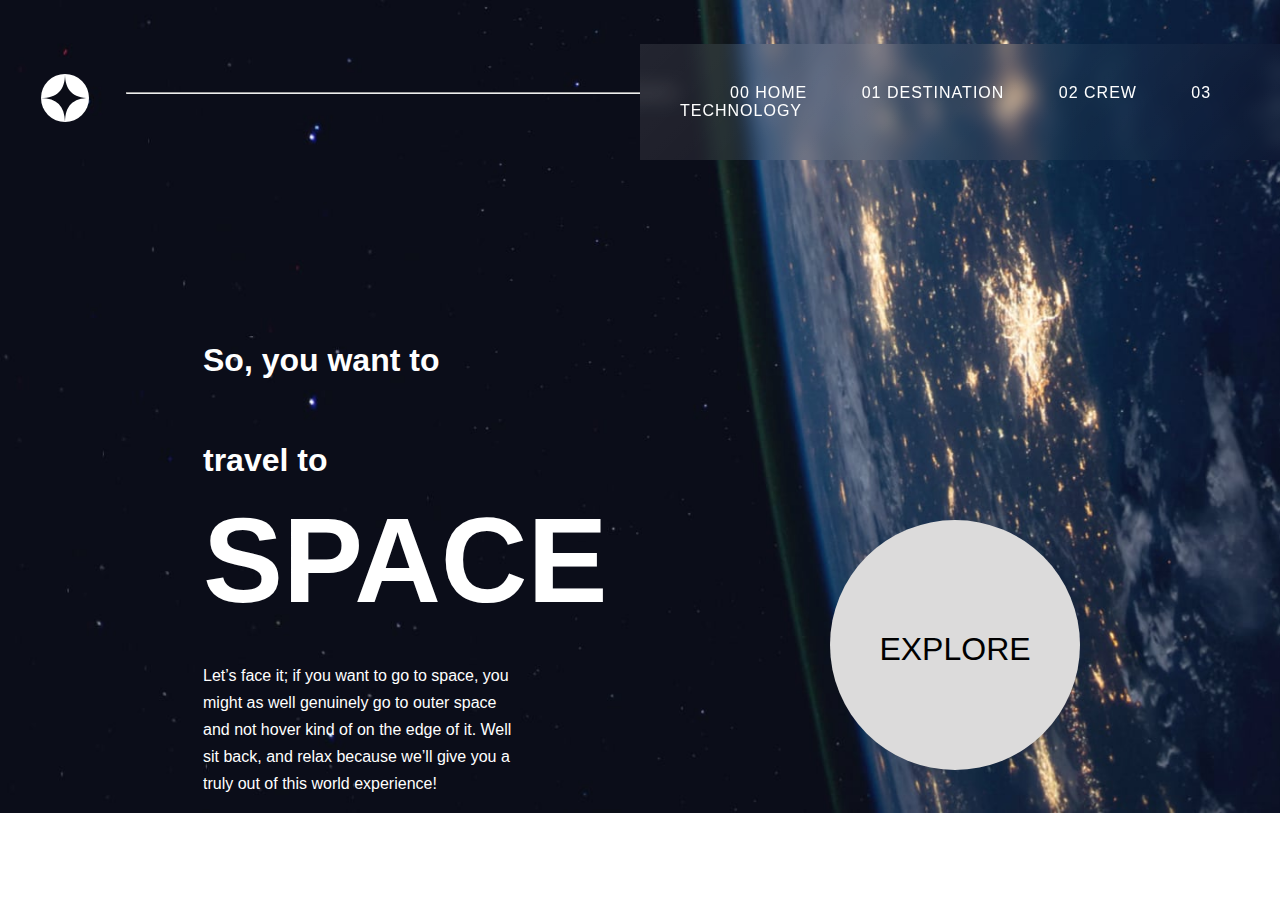
<file: index.html>
<!DOCTYPE html>
<html lang="en">
  <head>
    <meta charset="UTF-8" />
    <meta http-equiv="X-UA-Compatible" content="IE=edge" />
    <meta name="viewport" content="width=device-width, initial-scale=1.0" />
    <link rel="stylesheet" href="css/styles.css" />
    <link rel="icon" href="images/favicon-32x32.png" />
    <title>Space tourism</title>
  </head>
  <body id="Home-Body">
    <img
      class="logo-home-destinmoon-mars-europia-titan-crew"
      src="images/logo.svg"
      alt="logo"
    />
    <hr class="hr-home-destinmoon-mars-europia-titan-crew" />
    <div class="nav-bar-home-destinmoon-mars-europia-titan-crew">
      <a href="index.html">00 HOME</a>
      <a href="destination moon.html">01 DESTINATION</a>
      <a href="crew.html">02 CREW</a>
      <a href="technology vehicle.html">03 TECHNOLOGY</a>
    </div>

    <div class="content-home">
      <h1 class="heading-home">
        So, you want to travel to <br />
        <span class="space">SPACE</span>
      </h1>
      <p>
        Let’s face it; if you want to go to space, you might as well genuinely
        go to outer space and not hover kind of on the edge of it. Well sit
        back, and relax because we’ll give you a truly out of this world
        experience!
      </p>
    </div>

    <div class="explore">
      <h1 class="explore-h1">EXPLORE</h1>
    </div>
  </body>
</html>
</file>
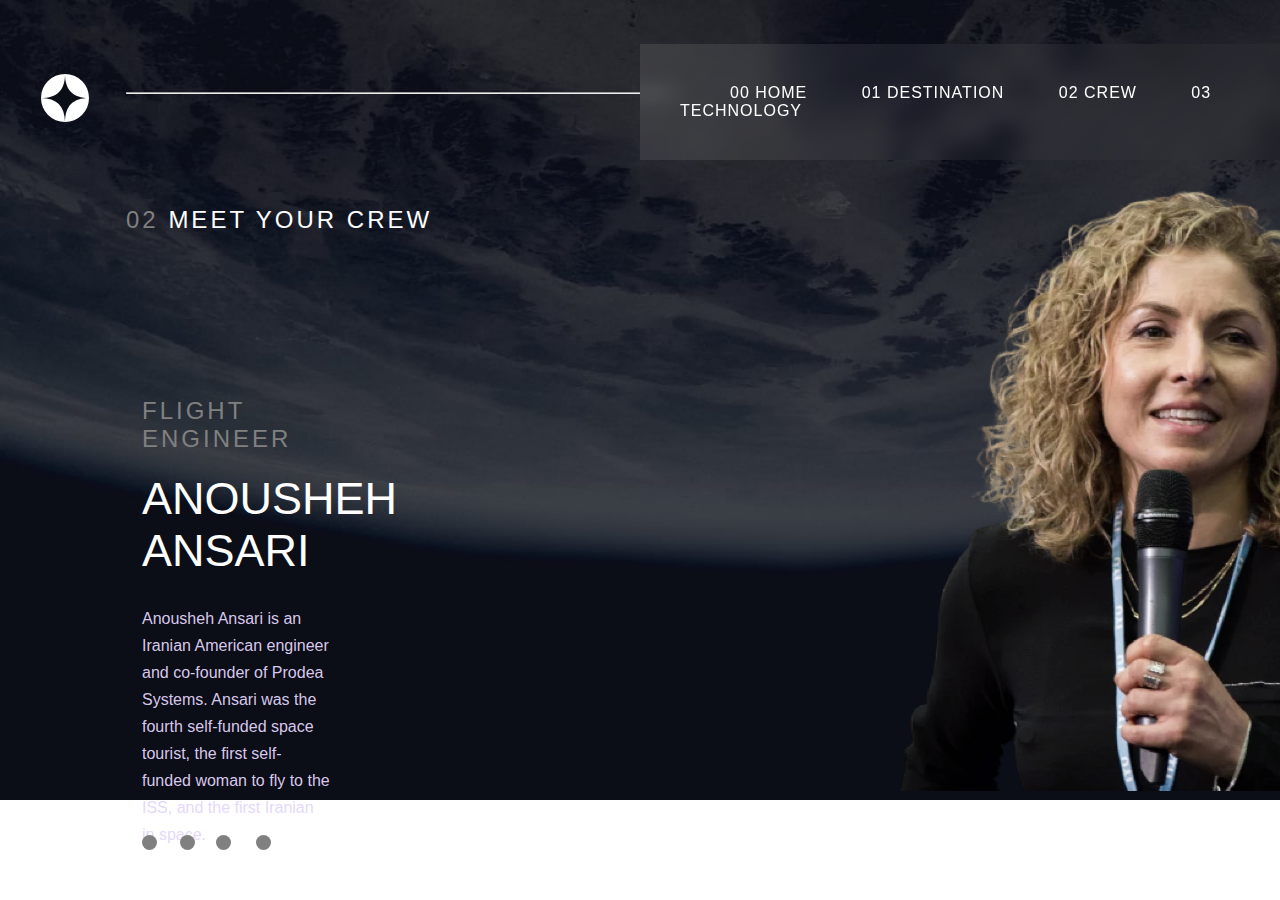
<file: crew engineer.html>
<!DOCTYPE html>
<html lang="en">
<head>
    <meta charset="UTF-8">
    <meta http-equiv="X-UA-Compatible" content="IE=edge">
    <meta name="viewport" content="width=device-width, initial-scale=1.0">
    <link rel="stylesheet" href="css/styles.css" />
    <link rel="icon" href="images/favicon-32x32.png" />
    <title>Space tourism</title>
</head>
<body id="crew">
    <img
      class="logo-home-destinmoon-mars-europia-titan-crew"
      src="images/logo.svg"
      alt="logo"
    />
    <hr class="hr-home-destinmoon-mars-europia-titan-crew" />
    <div class="nav-bar-home-destinmoon-mars-europia-titan-crew">
      <a href="index.html">00 HOME</a>
      <a href="destination moon.html">01 DESTINATION</a>
      <a href="crew.html">02 CREW</a>
      <a href="technology vehicle.html">03 TECHNOLOGY</a>
    </div>
    <h2 class="meetyourcrew"><span class="num-crew"><strong>02 </strong></span>MEET YOUR CREW</h2>

    <div class="content-crew">
      <h2>FLIGHT ENGINEER</h2>
       <h1 class="commander-name">ANOUSHEH ANSARI</h1>
      <p>Anousheh Ansari is an Iranian American engineer and co-founder of Prodea Systems. 
        Ansari was the fourth self-funded space tourist, the first self-funded woman to 
        fly to the ISS, and the first Iranian in space.</p>
    </div>
    <img class="imgofcrewmates-anoushehansari" src="images/image-anousheh-ansari.webp" alt="victor glover">
    <a href="crew.html"><div class="link1"></div></a>
    <a href="crew specialist.html"><div class="link2"></div></a>
    <a href="crew pilot.html"><div class="link3"></div></a>
    <a href="crew engineer.html"><div class="link4"></div></a>
</body>
</html>
</file>
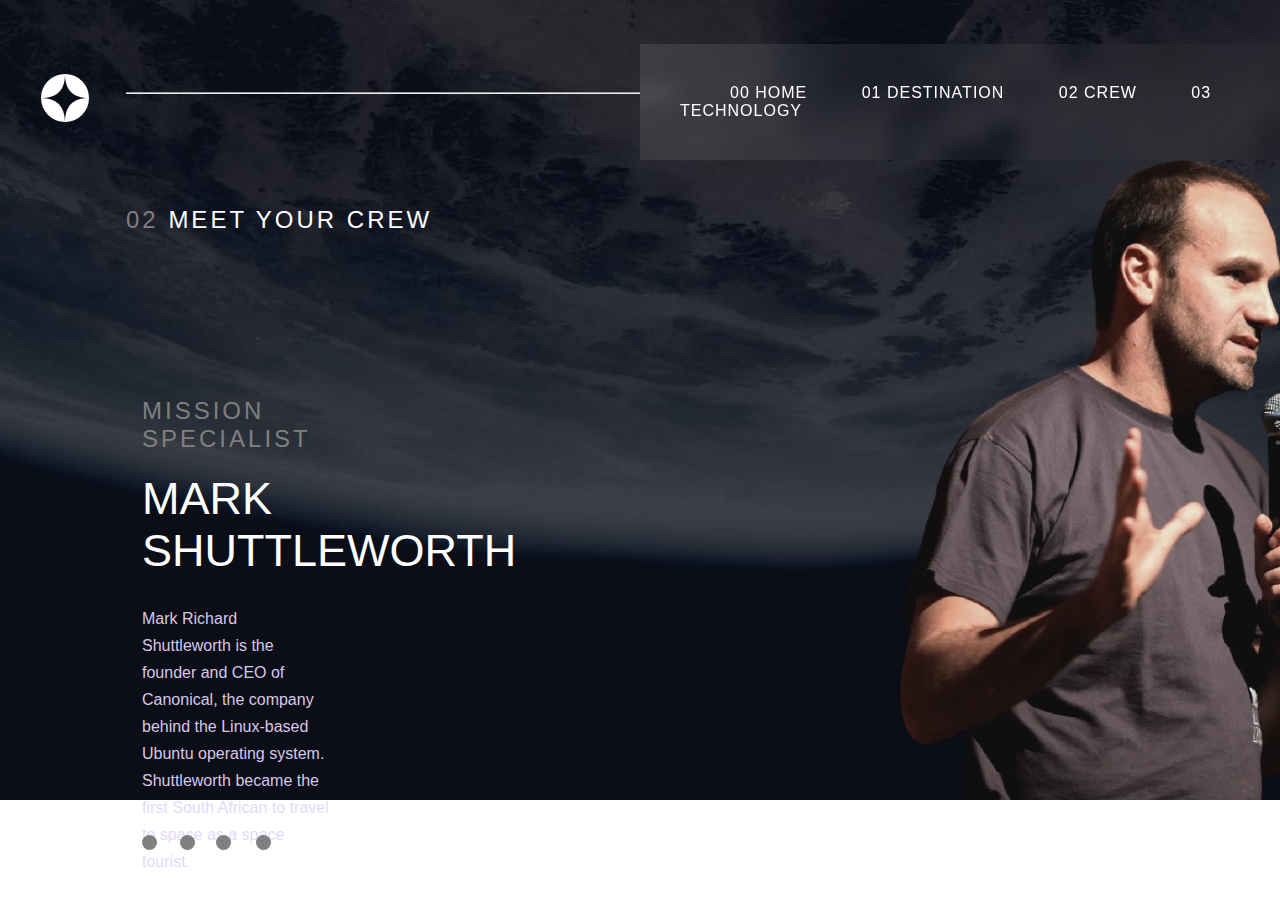
<file: crew pilot.html>
<!DOCTYPE html>
<html lang="en">
<head>
    <meta charset="UTF-8">
    <meta http-equiv="X-UA-Compatible" content="IE=edge">
    <meta name="viewport" content="width=device-width, initial-scale=1.0">
    <link rel="stylesheet" href="css/styles.css" />
    <link rel="icon" href="images/favicon-32x32.png" />
    <title>Space tourism</title>
</head>
<body id="crew">
    <img
      class="logo-home-destinmoon-mars-europia-titan-crew"
      src="images/logo.svg"
      alt="logo"
    />
    <hr class="hr-home-destinmoon-mars-europia-titan-crew" />
    <div class="nav-bar-home-destinmoon-mars-europia-titan-crew">
      <a href="index.html">00 HOME</a>
      <a href="destination moon.html">01 DESTINATION</a>
      <a href="crew.html">02 CREW</a>
      <a href="technology vehicle.html">03 TECHNOLOGY</a>
    </div>
    <h2 class="meetyourcrew"><span class="num-crew"><strong>02 </strong></span>MEET YOUR CREW</h2>

    <div class="content-crew">
      <h2> MISSION SPECIALIST</h2>
       <h1 class="commander-name">MARK SHUTTLEWORTH</h1>
      <p>Mark Richard Shuttleworth is the founder and CEO of Canonical, the company behind 
        the Linux-based Ubuntu operating system. Shuttleworth became the first South 
        African to travel to space as a space tourist.</p>
    </div>
    <img class="imgofcrewmates" src="images/image-mark-shuttleworth.webp" alt="mark shuttleworth">
    <a href="crew.html"><div class="link1"></div></a>
    <a href="crew specialist.html"><div class="link2"></div></a>
    <a href="crew pilot.html"><div class="link3"></div></a>
    <a href="crew engineer.html"><div class="link4"></div></a>
</body>
</html>
</file>
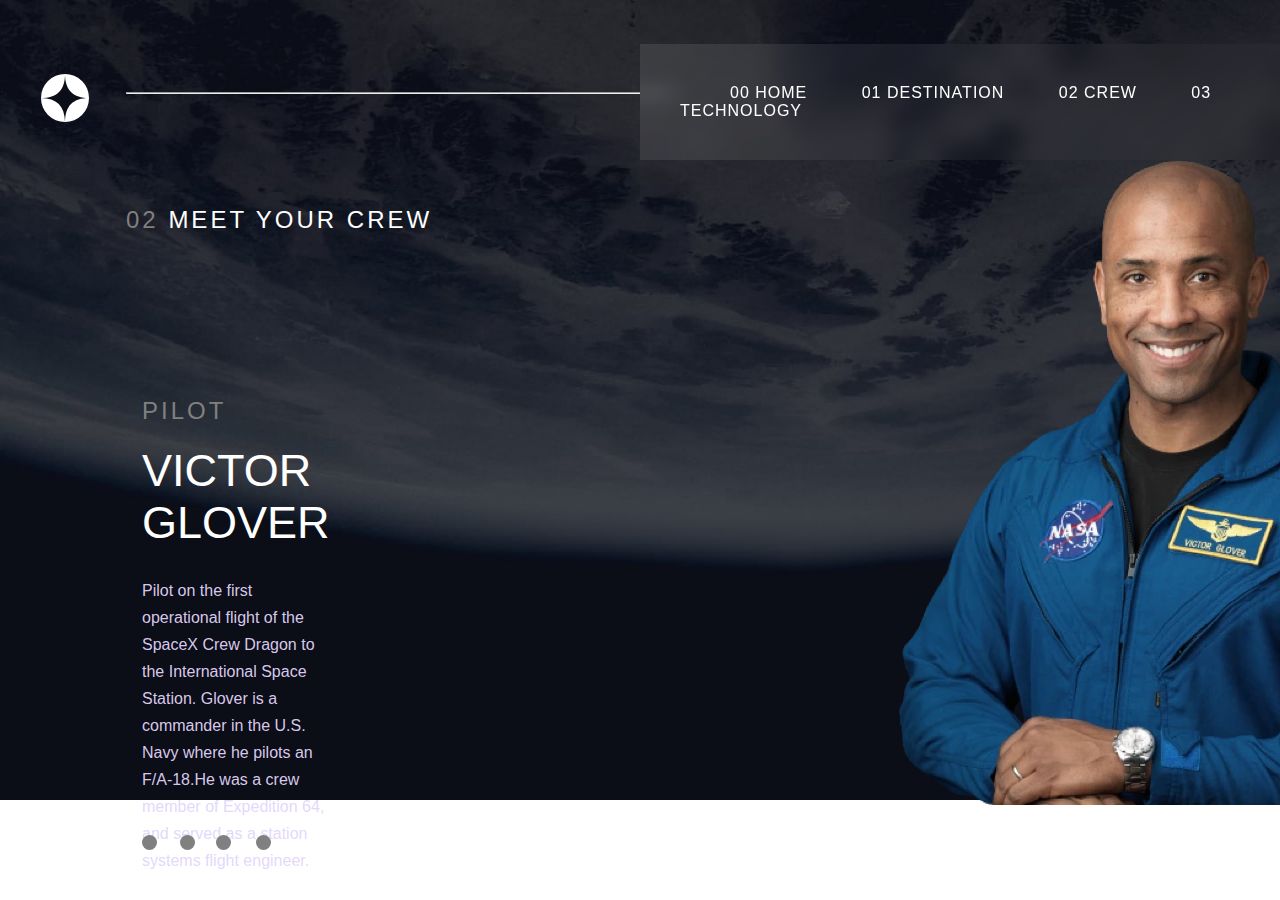
<file: crew specialist.html>
<!DOCTYPE html>
<html lang="en">
<head>
    <meta charset="UTF-8">
    <meta http-equiv="X-UA-Compatible" content="IE=edge">
    <meta name="viewport" content="width=device-width, initial-scale=1.0">
    <link rel="stylesheet" href="css/styles.css" />
    <link rel="icon" href="images/favicon-32x32.png" />
    <title>Space tourism</title>
</head>
<body id="crew">
    <img
      class="logo-home-destinmoon-mars-europia-titan-crew"
      src="images/logo.svg"
      alt="logo"
    />
    <hr class="hr-home-destinmoon-mars-europia-titan-crew" />
    <div class="nav-bar-home-destinmoon-mars-europia-titan-crew">
      <a href="index.html">00 HOME</a>
      <a href="destination moon.html">01 DESTINATION</a>
      <a href="crew.html">02 CREW</a>
      <a href="technology vehicle.html">03 TECHNOLOGY</a>
    </div>
    <h2 class="meetyourcrew"><span class="num-crew"><strong>02 </strong></span>MEET YOUR CREW</h2>

    <div class="content-crew">
      <h2>PILOT</h2>
       <h1 class="commander-name">VICTOR GLOVER</h1>
      <p>Pilot on the first operational flight of the SpaceX Crew Dragon to the 
        International Space Station. Glover is a commander in the U.S. Navy where 
        he pilots an F/A-18.He was a crew member of Expedition 64, and served as a 
        station systems flight engineer.</p>
    </div>
    <img class="imgofcrewmates" src="images/image-victor-glover.webp" alt="victor glover">
    <a href="crew.html"><div class="link1"></div></a>
    <a href="crew specialist.html"><div class="link2"></div></a>
    <a href="crew pilot.html"><div class="link3"></div></a>
    <a href="crew engineer.html"><div class="link4"></div></a>
</body>
</html>
</file>
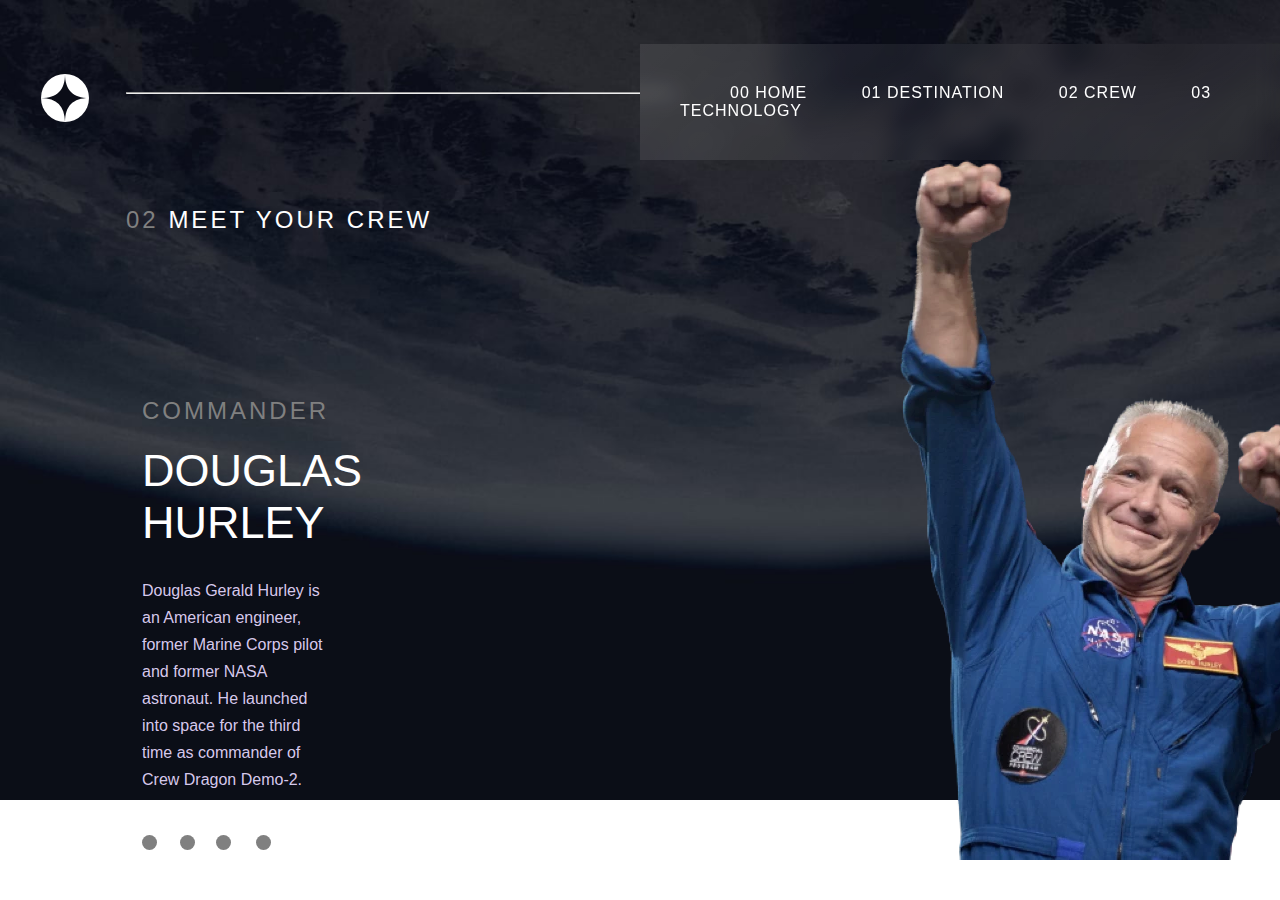
<file: crew.html>
<!DOCTYPE html>
<html lang="en">
<head>
    <meta charset="UTF-8">
    <meta http-equiv="X-UA-Compatible" content="IE=edge">
    <meta name="viewport" content="width=device-width, initial-scale=1.0">
    <link rel="stylesheet" href="css/styles.css" />
    <link rel="icon" href="images/favicon-32x32.png" />
    <title>Space tourism</title>
</head>
<body id="crew">
    <img
      class="logo-home-destinmoon-mars-europia-titan-crew"
      src="images/logo.svg"
      alt="logo"
    />
    <hr class="hr-home-destinmoon-mars-europia-titan-crew" />
    <div class="nav-bar-home-destinmoon-mars-europia-titan-crew">
      <a href="index.html">00 HOME</a>
      <a href="destination moon.html">01 DESTINATION</a>
      <a href="crew.html">02 CREW</a>
      <a href="technology vehicle.html">03 TECHNOLOGY</a>
    </div>
    <h2 class="meetyourcrew"><span class="num-crew"><strong>02 </strong></span>MEET YOUR CREW</h2>

    <div class="content-crew">
      <h2>COMMANDER</h2>
       <h1 class="commander-name">DOUGLAS HURLEY</h1>
      <p>Douglas Gerald Hurley is an American engineer, former Marine Corps pilot 
        and former NASA astronaut. He launched into space for the third time as 
        commander of Crew Dragon Demo-2.</p>
    </div>
    <img class="imgofcrewmates" src="images/image-douglas-hurley.webp" alt="douglas-hurley">
    <a href="crew.html"><div class="link1"></div></a>
    <a href="crew specialist.html"><div class="link2"></div></a>
    <a href="crew pilot.html"><div class="link3"></div></a>
    <a href="crew engineer.html"><div class="link4"></div></a>
</body>
</html>
</file>
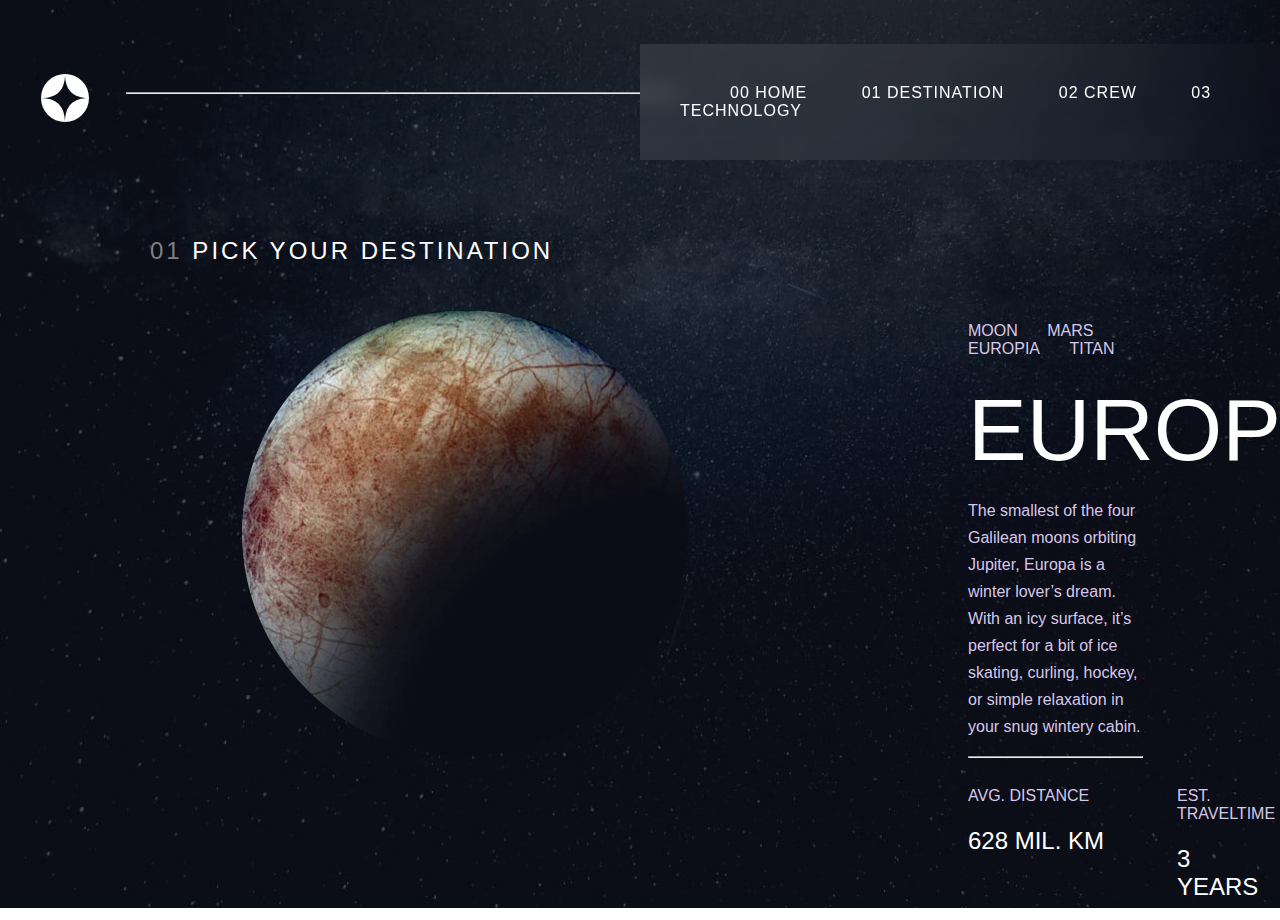
<file: destination europia.html>
<!DOCTYPE html>
<html lang="en">
  <head>
    <meta charset="UTF-8" />
    <meta name="viewport" content="width=device-width, initial-scale=1.0" />
    <title>Space Tourism</title>
    <link rel="stylesheet" href="css/styles.css" />
    <link rel="icon" href="images/favicon-32x32.png" />
  </head>
  <body id="DESTINATION-MOON-MARS-EUROPIA-TITAN-Body">
    <img
      class="logo-home-destinmoon-mars-europia-titan-crew"
      src="images/logo.svg"
      alt="logo"
    />
    <img
      class="mars-img-destination"
      src="images/image-europa.webp"
      alt-="logo"
    />
    <hr class="hr-home-destinmoon-mars-europia-titan-crew" />
    <div class="nav-bar-home-destinmoon-mars-europia-titan-crew">
      <a href="index.html">00 HOME</a>
      <a href="destination moon.html">01 DESTINATION</a>
      <a href="crew.html">02 CREW</a>
      <a href="technology vehicle.html">03 TECHNOLOGY</a>
    </div>
    <h2 class="heading-h2">
      <span class="moon01"><strong>01</strong></span> PICK YOUR DESTINATION
    </h2>

    <div class="content-destination-moon">
      <a href="destination moon.html">MOON</a>
      <a href="destination mars.html">MARS</a>
      <a href="destination europia.html">EUROPIA</a>
      <a href="destination titan.html">TITAN</a>
      <h1 class="europia-h1">EUROPIA</h1>
      <p>
        The smallest of the four Galilean moons orbiting Jupiter, Europa is a
        winter lover’s dream. With an icy surface, it’s perfect for a bit of ice
        skating, curling, hockey, or simple relaxation in your snug wintery
        cabin.
      </p>
      <hr />
      <div class="info-moon1">
        <h4>AVG. DISTANCE</h4>
        <h2 class="distance-moon">628 MIL. KM</h2>
      </div>
      <div class="info-moon2">
        <h4>EST. TRAVELTIME</h4>
        <h2 class="traveltime-moon">3 YEARS</h2>
      </div>
    </div>
  </body>
</html>
</file>
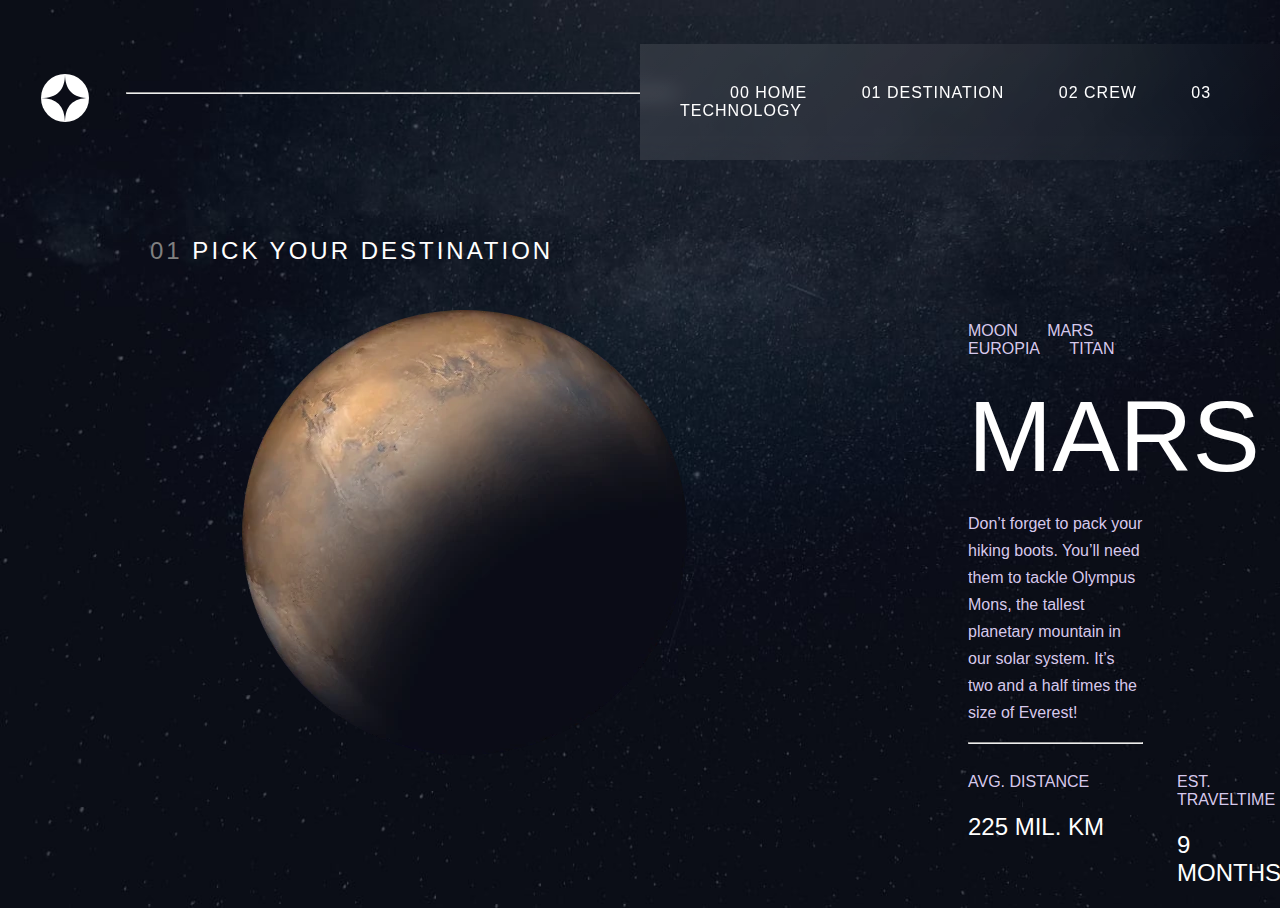
<file: destination mars.html>
<!DOCTYPE html>
<html lang="en">
  <head>
    <meta charset="UTF-8" />
    <meta name="viewport" content="width=device-width, initial-scale=1.0" />
    <title>Space Tourism</title>
    <link rel="stylesheet" href="css/styles.css" />
    <link rel="icon" href="images/favicon-32x32.png" />
  </head>
  <body id="DESTINATION-MOON-MARS-EUROPIA-TITAN-Body">
    <img
      class="logo-home-destinmoon-mars-europia-titan-crew"
      src="images/logo.svg"
      alt="logo"
    />
    <img
      class="mars-img-destination"
      src="images/image-mars.webp"
      alt-="logo"
    />
    <hr class="hr-home-destinmoon-mars-europia-titan-crew" />
    <div class="nav-bar-home-destinmoon-mars-europia-titan-crew">
      <a href="index.html">00 HOME</a>
      <a href="destination moon.html">01 DESTINATION</a>
      <a href="crew.html">02 CREW</a>
      <a href="technology vehicle.html">03 TECHNOLOGY</a>
    </div>
    <h2 class="heading-h2">
      <span class="moon01"><strong>01</strong></span> PICK YOUR DESTINATION
    </h2>

    <div class="content-destination-moon">
      <a href="destination moon.html">MOON</a>
      <a href="destination mars.html">MARS</a>
      <a href="destination europia.html">EUROPIA</a>
      <a href="destination titan.html">TITAN</a>
      <h1 class="moon-h1">MARS</h1>
      <p>
        Don’t forget to pack your hiking boots. You’ll need them to tackle
        Olympus Mons, the tallest planetary mountain in our solar system. It’s
        two and a half times the size of Everest!
      </p>
      <hr />
      <div class="info-moon1">
        <h4>AVG. DISTANCE</h4>
        <h2 class="distance-moon">225 MIL. KM</h2>
      </div>
      <div class="info-moon2">
        <h4>EST. TRAVELTIME</h4>
        <h2 class="traveltime-moon">9 MONTHS</h2>
      </div>
    </div>
  </body>
</html>
</file>
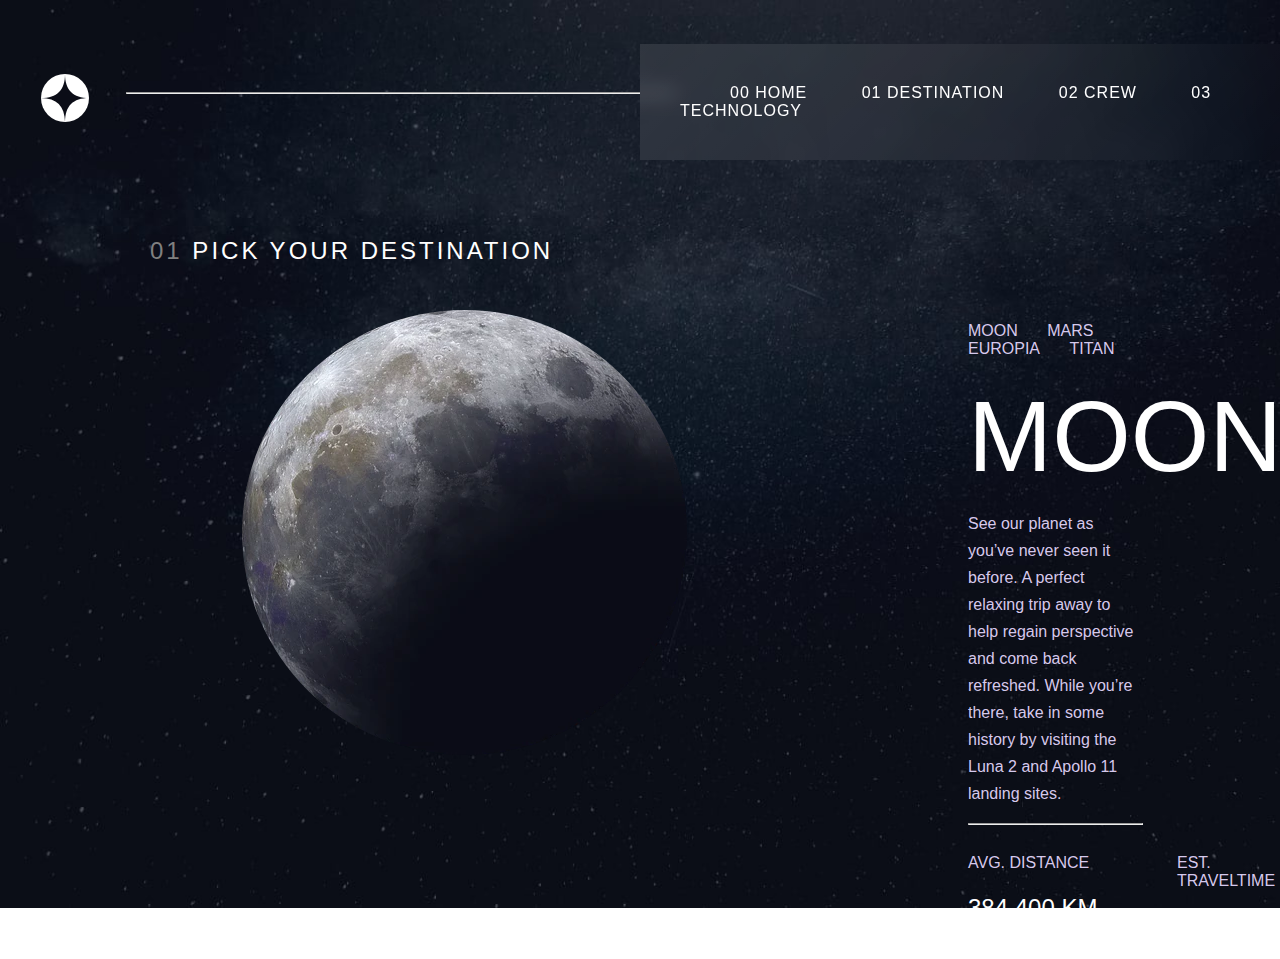
<file: destination moon.html>
<!DOCTYPE html>
<html lang="en">
  <head>
    <meta charset="UTF-8" />
    <meta name="viewport" content="width=device-width, initial-scale=1.0" />
    <title>Space tourism</title>
    <link rel="stylesheet" href="css/styles.css" />
    <link rel="icon" href="images/favicon-32x32.png" />
  </head>
  <body id="DESTINATION-MOON-MARS-EUROPIA-TITAN-Body">
    <img
      class="logo-home-destinmoon-mars-europia-titan-crew"
      src="images/logo.svg"
      alt="logo"
    />
    <img
      class="mars-img-destination"
      src="images/image-moon.webp"
      alt-="logo"
    />
    <hr class="hr-home-destinmoon-mars-europia-titan-crew" />
    <div class="nav-bar-home-destinmoon-mars-europia-titan-crew">
      <a href="index.html">00 HOME</a>
      <a href="destination moon.html">01 DESTINATION</a>
      <a href="crew.html">02 CREW</a>
      <a href="technology vehicle.html">03 TECHNOLOGY</a>
    </div>
    <h2 class="heading-h2">
      <span class="moon01"><strong>01</strong></span> PICK YOUR DESTINATION
    </h2>

    <div class="content-destination-moon">
      <a href="destination moon.html">MOON</a>
      <a href="destination mars.html">MARS</a>
      <a href="destination europia.html">EUROPIA</a>
      <a href="destination titan.html">TITAN</a>
      <h1 class="moon-h1">MOON</h1>
      <p>
        See our planet as you’ve never seen it before. A perfect relaxing trip
        away to help regain perspective and come back refreshed. While you’re
        there, take in some history by visiting the Luna 2 and Apollo 11 landing
        sites.
      </p>
      <hr />
      <div class="info-moon1">
        <h4>AVG. DISTANCE</h4>
        <h2 class="distance-moon">384,400 KM</h2>
      </div>
      <div class="info-moon2">
        <h4>EST. TRAVELTIME</h4>
        <h2 class="traveltime-moon">3 DAYS</h2>
      </div>
    </div>
  </body>
</html>
</file>
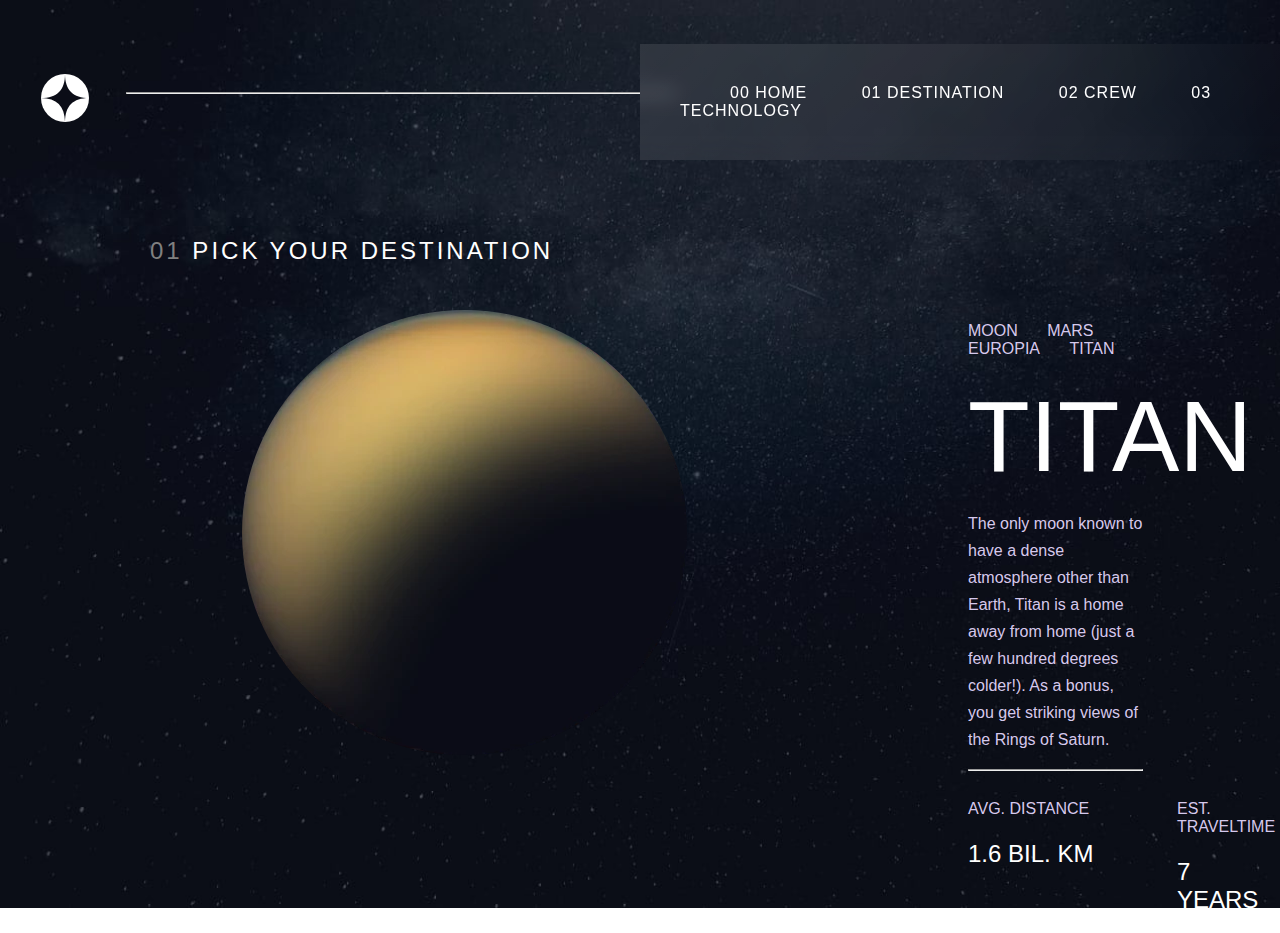
<file: destination titan.html>
<!DOCTYPE html>
<html lang="en">
  <head>
    <meta charset="UTF-8" />
    <meta name="viewport" content="width=device-width, initial-scale=1.0" />
    <title>Space Tourism</title>
    <link rel="stylesheet" href="css/styles.css" />
    <link rel="icon" href="images/favicon-32x32.png" />
  </head>
  <body id="DESTINATION-MOON-MARS-EUROPIA-TITAN-Body">
    <img
      class="logo-home-destinmoon-mars-europia-titan-crew"
      src="images/logo.svg"
      alt="logo"
    />
    <img
      class="mars-img-destination"
      src="images/image-titan.webp"
      alt-="logo"
    />
    <hr class="hr-home-destinmoon-mars-europia-titan-crew" />
    <div class="nav-bar-home-destinmoon-mars-europia-titan-crew">
      <a href="index.html">00 HOME</a>
      <a href="destination moon.html">01 DESTINATION</a>
      <a href="crew.html">02 CREW</a>
      <a href="technology vehicle.html">03 TECHNOLOGY</a>
    </div>
    <h2 class="heading-h2">
      <span class="moon01"><strong>01</strong></span> PICK YOUR DESTINATION
    </h2>

    <div class="content-destination-moon">
      <a href="destination moon.html">MOON</a>
      <a href="destination mars.html">MARS</a>
      <a href="destination europia.html">EUROPIA</a>
      <a href="destination titan.html">TITAN</a>
      <h1 class="moon-h1">TITAN</h1>
      <p>
        The only moon known to have a dense atmosphere other than Earth, Titan
        is a home away from home (just a few hundred degrees colder!). As a
        bonus, you get striking views of the Rings of Saturn.
      </p>
      <hr />
      <div class="info-moon1">
        <h4>AVG. DISTANCE</h4>
        <h2 class="distance-moon">1.6 BIL. KM</h2>
      </div>
      <div class="info-moon2">
        <h4>EST. TRAVELTIME</h4>
        <h2 class="traveltime-moon">7 YEARS</h2>
      </div>
    </div>
  </body>
</html>
</file>
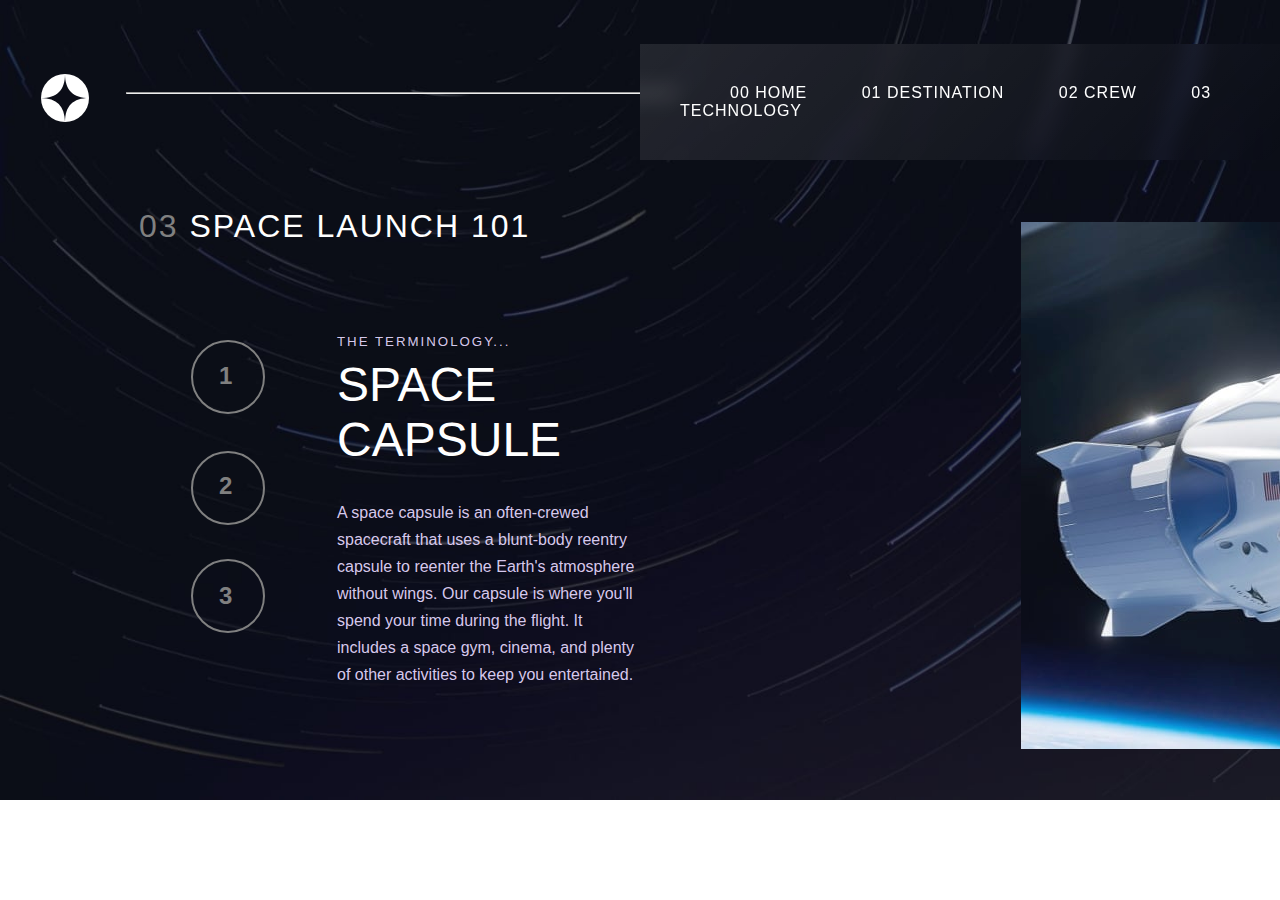
<file: technology capsule.html>
<!DOCTYPE html>
<html lang="en">
  <head>
    <meta charset="UTF-8" />
    <meta http-equiv="X-UA-Compatible" content="IE=edge" />
    <meta name="viewport" content="width=device-width, initial-scale=1.0" />
    <link rel="stylesheet" href="css/styles.css" />
    <link rel="icon" href="images/favicon-32x32.png" />
    <title>Space tourism</title>
  </head>
  <body id="TECHNOLOGY-LAUNCH-SPACEPORT-CAPSULE">
    <img
      class="logo-home-destinmoon-mars-europia-titan-crew"
      src="images/logo.svg"
      alt="logo"
    />
    <hr class="hr-home-destinmoon-mars-europia-titan-crew" />
    <div class="nav-bar-home-destinmoon-mars-europia-titan-crew">
      <a href="index.html">00 HOME</a>
      <a href="destination moon.html">01 DESTINATION</a>
      <a href="crew.html">02 CREW</a>
      <a href="technology vehicle.html">03 TECHNOLOGY</a>
    </div>

    <h1 class="spacelaunch101-h1">
      <span class="h103"><strong>03</strong></span> SPACE LAUNCH 101
    </h1>
    <div class="content-technology">
      <h5>THE TERMINOLOGY...</h5>
      <h1 class="launchvehicle">SPACE CAPSULE</h1>
      <p>
        A space capsule is an often-crewed spacecraft that uses a blunt-body
        reentry capsule to reenter the Earth's atmosphere without wings. Our
        capsule is where you'll spend your time during the flight. It includes a
        space gym, cinema, and plenty of other activities to keep you
        entertained.
      </p>
    </div>
    <img
      class="technology-img"
      src="images/image-space-capsule-portrait.jpg"
      alt="launchimg"
    />
    <a href="technology vehicle.html"><div class="link1-tech"></div></a>
    <a href="technology spaceport.html"><div class="link2-tech"></div></a>
    <a href="technology capsule.html"><div class="link3-tech"></div></a>
    <h2 class="one">1</h2>
    <h2 class="two">2</h2>
    <h2 class="three">3</h2>
  </body>
</html>
</file>
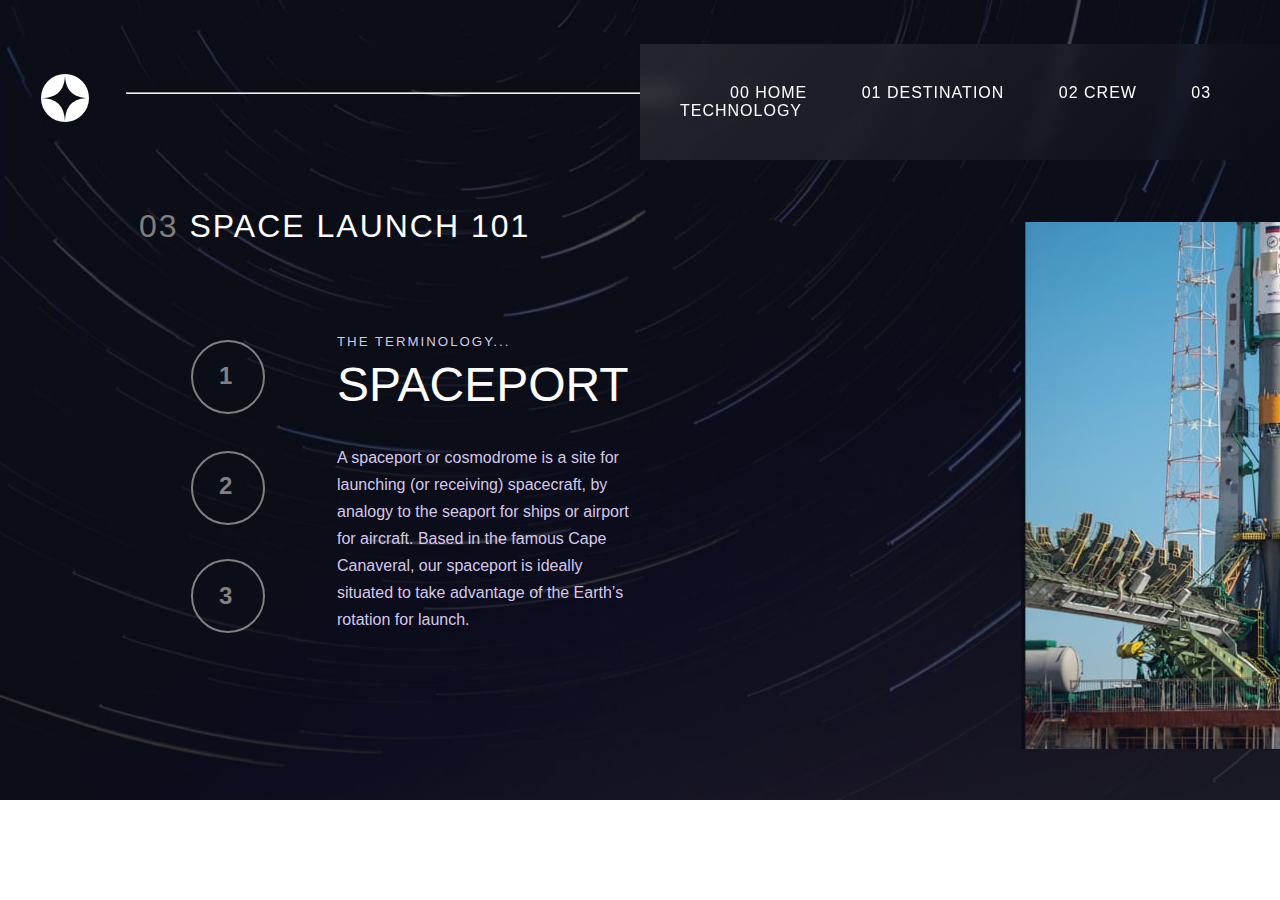
<file: technology spaceport.html>
<!DOCTYPE html>
<html lang="en">
  <head>
    <meta charset="UTF-8" />
    <meta http-equiv="X-UA-Compatible" content="IE=edge" />
    <meta name="viewport" content="width=device-width, initial-scale=1.0" />
    <link rel="stylesheet" href="css/styles.css" />
    <link rel="icon" href="images/favicon-32x32.png" />
    <title>Space tourism</title>
  </head>
  <body id="TECHNOLOGY-LAUNCH-SPACEPORT-CAPSULE">
    <img
      class="logo-home-destinmoon-mars-europia-titan-crew"
      src="images/logo.svg"
      alt="logo"
    />
    <hr class="hr-home-destinmoon-mars-europia-titan-crew" />
    <div class="nav-bar-home-destinmoon-mars-europia-titan-crew">
      <a href="index.html">00 HOME</a>
      <a href="destination moon.html">01 DESTINATION</a>
      <a href="crew.html">02 CREW</a>
      <a href="technology vehicle.html">03 TECHNOLOGY</a>
    </div>

    <h1 class="spacelaunch101-h1">
      <span class="h103"><strong>03</strong></span> SPACE LAUNCH 101
    </h1>
    <div class="content-technology">
      <h5>THE TERMINOLOGY...</h5>
      <h1 class="launchvehicle">SPACEPORT</h1>
      <p>
        A spaceport or cosmodrome is a site for launching (or receiving)
        spacecraft, by analogy to the seaport for ships or airport for aircraft.
        Based in the famous Cape Canaveral, our spaceport is ideally situated to
        take advantage of the Earth’s rotation for launch.
      </p>
    </div>
    <img
      class="technology-img"
      src="images/image-spaceport-portrait.jpg"
      alt="launchimg"
    />
    <a href="technology vehicle.html"><div class="link1-tech"></div></a>
    <a href="technology spaceport.html"><div class="link2-tech"></div></a>
    <a href="technology capsule.html"><div class="link3-tech"></div></a>
    <h2 class="one">1</h2>
    <h2 class="two">2</h2>
    <h2 class="three">3</h2>
  </body>
</html>
</file>
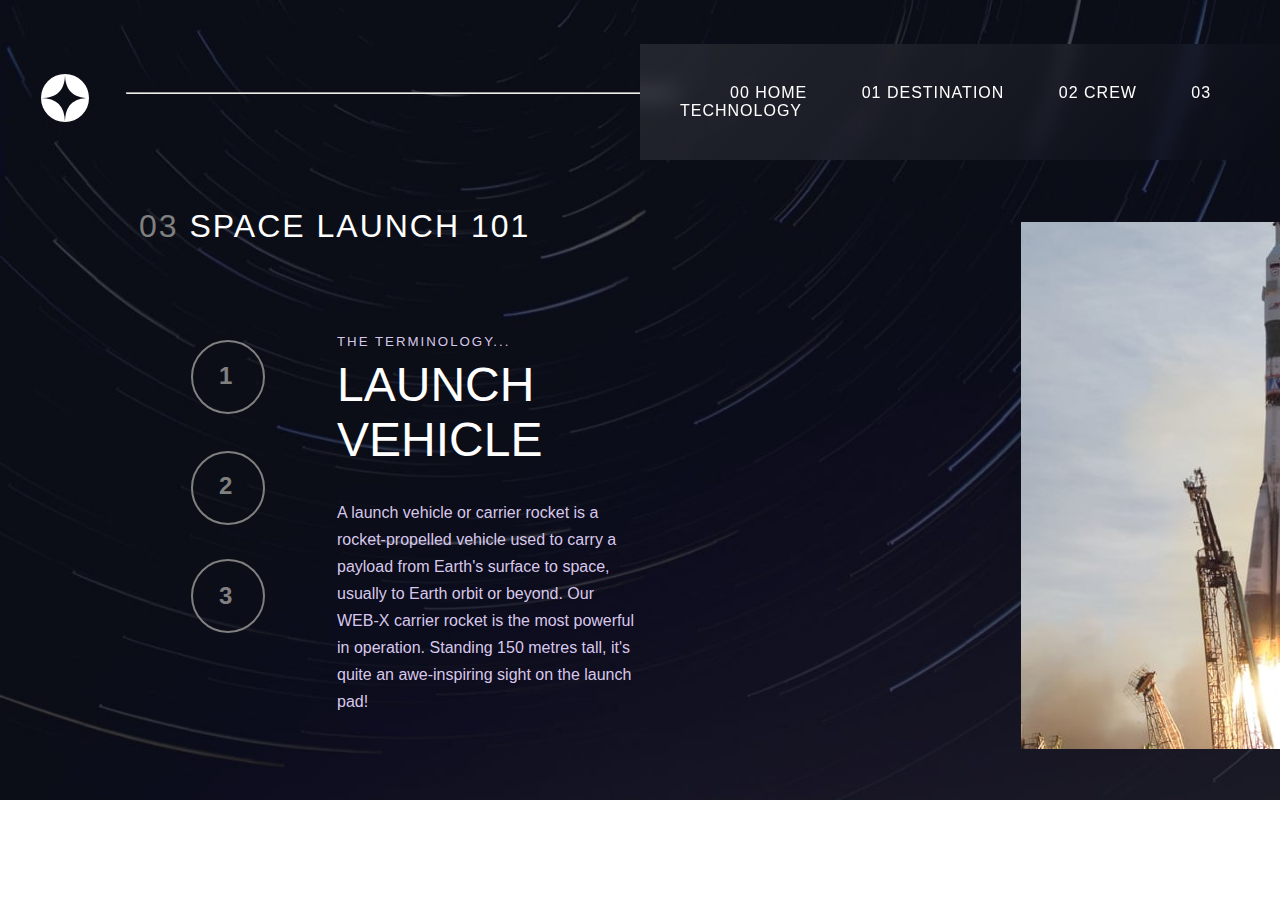
<file: technology vehicle.html>
<!DOCTYPE html>
<html lang="en">
  <head>
    <meta charset="UTF-8" />
    <meta http-equiv="X-UA-Compatible" content="IE=edge" />
    <meta name="viewport" content="width=device-width, initial-scale=1.0" />
    <link rel="stylesheet" href="css/styles.css" />
    <link rel="icon" href="images/favicon-32x32.png" />
    <title>Space tourism</title>
  </head>
  <body id="TECHNOLOGY-LAUNCH-SPACEPORT-CAPSULE">
    <img
      class="logo-home-destinmoon-mars-europia-titan-crew"
      src="images/logo.svg"
      alt="logo"
    />
    <hr class="hr-home-destinmoon-mars-europia-titan-crew" />
    <div class="nav-bar-home-destinmoon-mars-europia-titan-crew">
      <a href="index.html">00 HOME</a>
      <a href="destination moon.html">01 DESTINATION</a>
      <a href="crew.html">02 CREW</a>
      <a href="technology vehicle.html">03 TECHNOLOGY</a>
    </div>

    <h1 class="spacelaunch101-h1">
      <span class="h103"><strong>03</strong></span> SPACE LAUNCH 101
    </h1>
    <div class="content-technology">
      <h5>THE TERMINOLOGY...</h5>
      <h1 class="launchvehicle">LAUNCH VEHICLE</h1>
      <p>
        A launch vehicle or carrier rocket is a rocket-propelled vehicle used to
        carry a payload from Earth's surface to space, usually to Earth orbit or
        beyond. Our WEB-X carrier rocket is the most powerful in operation.
        Standing 150 metres tall, it's quite an awe-inspiring sight on the
        launch pad!
      </p>
    </div>
    <img
      class="technology-img"
      src="images/image-launch-vehicle-portrait.jpg"
      alt="launchimg"
    />
    <a href="technology vehicle.html"><div class="link1-tech"></div></a>
    <a href="technology spaceport.html"><div class="link2-tech"></div></a>
    <a href="technology capsule.html"><div class="link3-tech"></div></a>
    <h2 class="one">1</h2>
    <h2 class="two">2</h2>
    <h2 class="three">3</h2>
  </body>
</html>
</file>
<file: css/styles.css>
/**********************************************************HOME PAGE************************************************/
#Home-Body
{
     
    margin:0;
    background-image:url("../images/background-home-desktop.jpg");
    background-repeat:no-repeat;
    background-size:cover;
    font-family:sans-serif;
}

/******************************************NAVGIGATION BAR FOR ALL THE PAGES*****************/
.logo-home-destinmoon-mars-europia-titan-crew
{
    position:absolute;
    top:4.625rem;
    left:2.5625rem;
    
}

.nav-bar-home-destinmoon-mars-europia-titan-crew
{
    padding:40px;
    margin-top:2.125rem;
    margin-left:50%;
    background: linear-gradient(135deg, rgba(255, 255, 255, 0.1), rgba(255, 255, 255, 0));
    backdrop-filter: blur(10px);

}
.nav-bar-home-destinmoon-mars-europia-titan-crew a 
{
    text-decoration: none;
    margin-left:3.125rem;
    color:white;
    letter-spacing: 0.0625rem;
    
}
a:hover 
{
    text-decoration: underline;
}
.hr-home-destinmoon-mars-europia-titan-crew
{
    position:relative;
    margin-right:52%;
    margin-left:5%;
    top:5.25rem;
    right:16.5625rem;
    left:3.875rem;
}
/*************************************************************************************************************************/
.content-home 
{
    color:white;
    margin-right:60%;
    margin-left:12.6875rem;
    margin-top:9.375rem;
}
.heading-home
{
    line-height:6.25rem;
}
.space
{
   font-size:7.5rem;
}
p 
{
    line-height:1.6875rem;
}
.explore
{
    position:absolute;
    width:250px;
    height:250px;
    background-color:rgb(220, 219, 219);
    border-radius:50%;
    right:200px;
    bottom:130px;
    text-align: center;
    
}
.explore-h1
{
    padding-top:90px;
    font-weight: lighter;
}
/**********************************************************DESTINATION MOON PAGE**************/
/**********************************************************DESTINATION MARS PAGE*************/
/**********************************************************DESTINATION EUROPIA PAGE*********/
/**********************************************************DESTINATION TITAN PAGE**********/
/**********************************************************DESTINATION CREW PAGE**********/

#DESTINATION-MOON-MARS-EUROPIA-TITAN-Body
{
    margin:0;
    background-image:url("../images/background-destination-desktop.jpg");
    background-size:cover;
    background-repeat:no-repeat;
    height:100vh;
    font-family:sans-serif;
}
.heading-h2
{
    position:absolute;
    color:white;
    margin-top:77px;
    margin-left:150px;
    font-size:100;
    font-weight:lighter;
    letter-spacing: 3px;
}
.moon01
{
    color:grey;
}
.mars-img-destination
{
    position:absolute;
    top:310px;
    left:242px;
}
.content-destination-moon
{
    position:relative;
    top:162px;
    color:white;
    margin-left:968px;
    margin-right:137px;
}
.info-moon1
{
    position:absolute;
}
.info-moon2
{
    position:absolute;
    left:209px;
}
.moon-h1
{
    font-size:101px;
    margin-top:21px;
    margin-bottom:0;
    font-weight: lighter;
}
.europia-h1
{
    font-size:88px;
    margin-top:21px;
    margin-bottom:0;
    font-weight: lighter;

}
.content-destination-moon a
{
    margin:0 25px 0 0;
    text-decoration: none;
}
.content-destination-moon a:hover
{
    text-decoration:underline;
}
.content-destination-moon p,h4,a/***********color for p , a, h4 tags********/
{
    color:rgba(226, 214, 251, 0.955);
    font-weight: lighter;
}
.distance-moon,.traveltime-moon
{
    font-weight:lighter;
}
/**********************************************************CREW COMMANDER PAGE*****************************/
/**********************************************************CREW PILOT PAGE********************************/
/**********************************************************CREW MISSION SPECIALIST PAGE******************/
/**********************************************************CREW FLIGHT ENGINEER PAGE********************/
#crew
{
    margin:0;
    background-image:url("../images/background-crew-desktop.jpg");
    background-repeat:no-repeat;
    background-size:cover;
    font-family:sans-serif;
}
.num-crew 
{
    color:grey;
}
.meetyourcrew
{
    position:absolute;
    top:186px;
    left:126px;
    color:white;
    font-weight:lighter;
    letter-spacing:3px;
}
.content-crew 
{
    position:absolute;
    top:377px;
    right:59.375rem;
    left:142px;
    color:white;
}
.content-crew h2
{
    font-weight:lighter;
    letter-spacing: 3px;
    color:grey;
}
.content-crew p
{
    color:rgba(226, 214, 251, 0.955);
}
.commander-name 
{
    font-size:45px;
    font-weight:lighter;
    margin:0 0 28px 0;
}
.commander-name h1
{
    position:relative;

}
.imgofcrewmates
{
    position:absolute;
    left:899px;
}
.link1
{
    position:absolute;
    bottom:50px;
    left:142px;
    width: 15px;
    height:15px;
    border-radius:50%;
    background-color:grey;
}
.link2
{
    position:absolute;
    bottom:50px;
    left:180px;
    width: 15px;
    height:15px;
    border-radius:50%;
    background-color:grey;
}
.link3
{
    position:absolute;
    bottom:50px;
    left:216px;
    width: 15px;
    height:15px;
    border-radius:50%;
    background-color:grey;
}
.link4
{
    position:absolute;
    bottom:50px;
    left:256px;
    width: 15px;
    height:15px;
    border-radius:50%;
    background-color:grey;
}
.link1:hover,.link2:hover,.link3:hover,.link4:hover
{
    background-color:aliceblue;
}
.imgofcrewmates-anoushehansari
{
    position:absolute;
    left:899px;
    top:189px;
}
/**********************************************************TECHNOLOGY LAUNCH PAGE*****************************************/
/**********************************************************TECHNOLOGY SPACEPORT PAGE*************************************/
/**********************************************************TECHNOLOGY CAPSULE PAGE**************************************/
#TECHNOLOGY-LAUNCH-SPACEPORT-CAPSULE
{
    margin:0;
    background-image:url("../images/background-technology-desktop.jpg");
    background-repeat:no-repeat;
    background-size:cover;
    font-family:sans-serif;
}
.spacelaunch101-h1
{
    position:absolute;
    top:187px;
    left:139px;
    color:white;
    letter-spacing: 2px;
    font-weight: lighter;
}
.h103
{
    color:grey;
}
.content-technology
{
    position:absolute;
    color:white;
    top:312px;
    left:337px;
    right:50%;
}
.launchvehicle
{
    font-size:48px;
    font-weight:lighter;
    margin-top:0;
}
.content-technology h5
{
    margin-bottom:8px;
    letter-spacing: 2px;
    font-weight: lighter;
    color:rgba(226, 214, 251, 0.955);
}
.content-technology p
{
    color:rgba(226, 214, 251, 0.955);
}
.technology-img
{
    position:absolute;
    top:222px;
    left:1021px;
}
.link1-tech
{
    position:absolute;
    width:70px;
    height:70px;
    border-radius:50%;
    top:340px;
    left:191px;
    border:solid 2px grey;
    text-align: center;
}
.link2-tech
{
    position:absolute;
    width:70px;
    height:70px;
    border-radius:50%;
    top:451px;
    left:191px;
    border:solid 2px grey;
    text-align: center;
}
.link3-tech
{
    position:absolute;
    width:70px;
    height:70px;
    border-radius:50%;
    top:559px;
    left:191px;
    border:solid 2px grey;
    text-align: center;
}
.one 
{
    position:absolute;
    top:342px;
    left:219px;
    color:grey;
}
.two 
{
    position:absolute;
    top:452px;
    left:219px;
    color:grey;
}
.three 
{
    position:absolute;
    top:562px;
    left:219px;
    color:grey;
}
.link1-tech:hover,.link2-tech:hover,.link3-tech:hover
{
    background-color:white;
}
</file>
